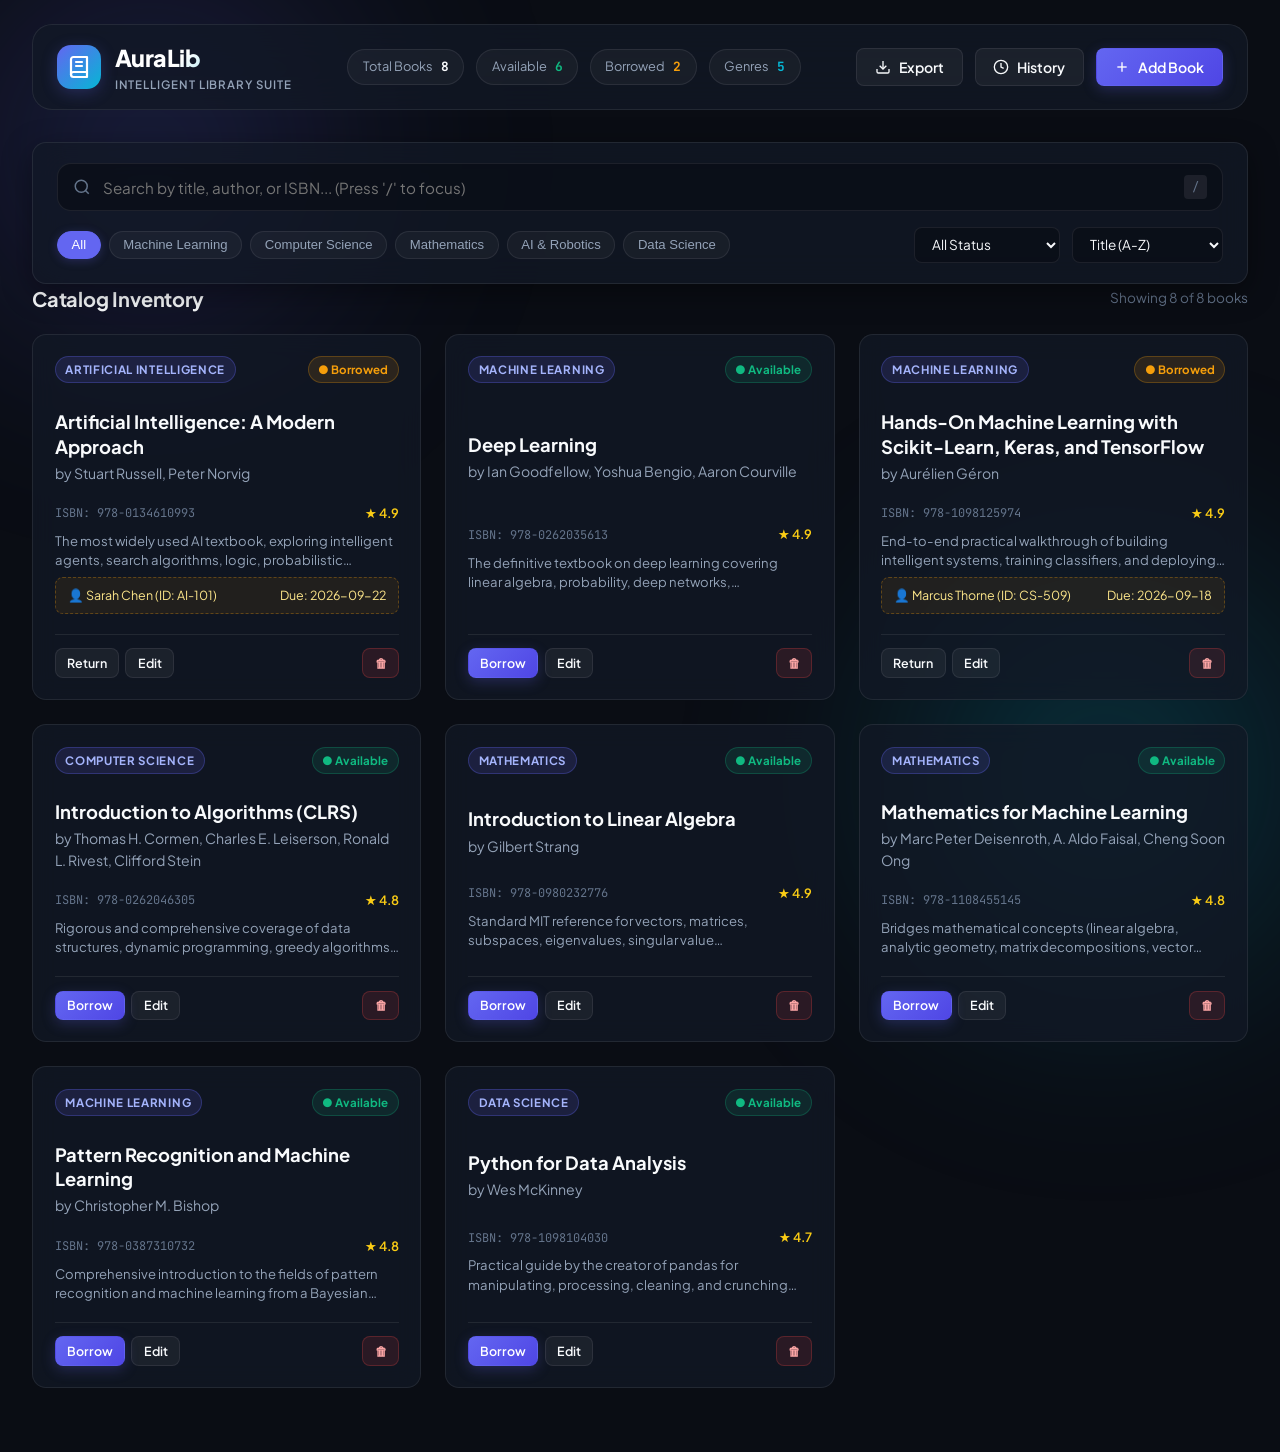
<file: Week1_&_Week2/week1_library_management/index.html>
<!DOCTYPE html>
<html lang="en">
<head>
  <meta charset="UTF-8">
  <meta name="viewport" content="width=device-width, initial-scale=1.0">
  <meta name="description" content="AuraLib - Modern Library Management System with real-time cataloging, borrowing lifecycle tracking, search, and analytics.">
  <title>AuraLib — Modern Library Management System</title>
  <link rel="preconnect" href="https://fonts.googleapis.com">
  <link rel="preconnect" href="https://fonts.gstatic.com" crossorigin>
  <link href="https://fonts.googleapis.com/css2?family=Plus+Jakarta+Sans:wght@300;400;500;600;700;800&family=JetBrains+Mono:wght@400;500&display=swap" rel="stylesheet">
  <link rel="stylesheet" href="styles.css">
</head>
<body>
  <!-- Background Glow Orbs -->
  <div class="glow-orb orb-1"></div>
  <div class="glow-orb orb-2"></div>

  <div class="app-container">
    <!-- Top Navigation -->
    <header class="top-nav" id="top-nav">
      <div class="nav-brand">
        <div class="brand-logo">
          <svg width="24" height="24" viewBox="0 0 24 24" fill="none" stroke="currentColor" stroke-width="2.2" stroke-linecap="round" stroke-linejoin="round">
            <path d="M4 19.5A2.5 2.5 0 0 1 6.5 17H20"></path>
            <path d="M6.5 2H20v20H6.5A2.5 2.5 0 0 1 4 19.5v-15A2.5 2.5 0 0 1 6.5 2z"></path>
            <path d="M9 7h6"></path>
            <path d="M9 11h6"></path>
          </svg>
        </div>
        <div>
          <h1 class="brand-title">AuraLib</h1>
          <span class="brand-tag">Intelligent Library Suite</span>
        </div>
      </div>

      <!-- Quick Stats Strip -->
      <div class="quick-stats-strip" id="quick-stats-strip">
        <div class="stat-pill" id="stat-total">
          <span class="stat-label">Total Books</span>
          <span class="stat-value" id="count-total">0</span>
        </div>
        <div class="stat-pill stat-avail" id="stat-avail">
          <span class="stat-label">Available</span>
          <span class="stat-value" id="count-available">0</span>
        </div>
        <div class="stat-pill stat-borrowed" id="stat-borrowed">
          <span class="stat-label">Borrowed</span>
          <span class="stat-value" id="count-borrowed">0</span>
        </div>
        <div class="stat-pill stat-categories" id="stat-categories">
          <span class="stat-label">Genres</span>
          <span class="stat-value" id="count-categories">0</span>
        </div>
      </div>

      <div class="nav-actions">
        <button class="btn btn-secondary" id="btn-export" title="Export library to JSON">
          <svg width="16" height="16" viewBox="0 0 24 24" fill="none" stroke="currentColor" stroke-width="2"><path d="M21 15v4a2 2 0 0 1-2 2H5a2 2 0 0 1-2-2v-4"/><polyline points="7 10 12 15 17 10"/><line x1="12" y1="15" x2="12" y2="3"/></svg>
          Export
        </button>
        <button class="btn btn-secondary" id="btn-activity" title="View Borrowing History">
          <svg width="16" height="16" viewBox="0 0 24 24" fill="none" stroke="currentColor" stroke-width="2"><circle cx="12" cy="12" r="10"/><polyline points="12 6 12 12 16 14"/></svg>
          History
        </button>
        <button class="btn btn-primary" id="btn-add-book">
          <svg width="16" height="16" viewBox="0 0 24 24" fill="none" stroke="currentColor" stroke-width="2"><line x1="12" y1="5" x2="12" y2="19"/><line x1="5" y1="12" x2="19" y2="12"/></svg>
          Add Book
        </button>
      </div>
    </header>

    <!-- Main Workspace -->
    <main class="main-content">
      <!-- Search and Controls Bar -->
      <section class="controls-card glass-panel" id="controls-panel">
        <div class="search-box">
          <svg class="search-icon" width="18" height="18" viewBox="0 0 24 24" fill="none" stroke="currentColor" stroke-width="2">
            <circle cx="11" cy="11" r="8"></circle>
            <line x1="21" y1="21" x2="16.65" y2="16.65"></line>
          </svg>
          <input type="text" id="search-input" placeholder="Search by title, author, or ISBN... (Press '/' to focus)" autocomplete="off">
          <span class="search-badge">/</span>
        </div>

        <div class="filters-row">
          <!-- Genre Pills -->
          <div class="genre-pills" id="genre-pills-container">
            <button class="pill active" data-genre="all">All</button>
            <button class="pill" data-genre="Machine Learning">Machine Learning</button>
            <button class="pill" data-genre="Computer Science">Computer Science</button>
            <button class="pill" data-genre="Mathematics">Mathematics</button>
            <button class="pill" data-genre="Artificial Intelligence">AI & Robotics</button>
            <button class="pill" data-genre="Data Science">Data Science</button>
          </div>

          <div class="filter-dropdowns">
            <div class="select-wrapper">
              <label for="status-filter" class="sr-only">Filter by Status</label>
              <select id="status-filter">
                <option value="all">All Status</option>
                <option value="available">Available Only</option>
                <option value="borrowed">Borrowed Only</option>
              </select>
            </div>

            <div class="select-wrapper">
              <label for="sort-select" class="sr-only">Sort Books</label>
              <select id="sort-select">
                <option value="title-asc">Title (A-Z)</option>
                <option value="title-desc">Title (Z-A)</option>
                <option value="rating-desc">Rating (Highest)</option>
                <option value="year-desc">Year (Newest)</option>
              </select>
            </div>
          </div>
        </div>
      </section>

      <!-- Books Catalog Grid -->
      <section class="catalog-section" id="catalog-section">
        <div class="catalog-header">
          <h2 class="catalog-title">Catalog Inventory</h2>
          <span class="catalog-count" id="filtered-count">Showing 0 books</span>
        </div>
        <div class="books-grid" id="books-grid">
          <!-- Book Cards Injected via JS -->
        </div>
        <div class="empty-state hidden" id="empty-state">
          <div class="empty-icon">📚</div>
          <h3>No books matched your criteria</h3>
          <p>Try clearing filters or adding a new volume to the catalog.</p>
          <button class="btn btn-primary" id="btn-reset-filters">Reset Filters</button>
        </div>
      </section>
    </main>
  </div>

  <!-- Add / Edit Book Modal -->
  <div class="modal-backdrop hidden" id="book-modal">
    <div class="modal-dialog glass-panel">
      <div class="modal-header">
        <h3 id="modal-title">Add New Book</h3>
        <button class="modal-close" id="btn-close-modal">&times;</button>
      </div>
      <form id="book-form">
        <input type="hidden" id="form-book-id">
        <div class="form-grid">
          <div class="form-group span-2">
            <label for="form-title">Book Title *</label>
            <input type="text" id="form-title" required placeholder="e.g. Deep Learning">
          </div>
          <div class="form-group">
            <label for="form-author">Author(s) *</label>
            <input type="text" id="form-author" required placeholder="e.g. Ian Goodfellow, Yoshua Bengio">
          </div>
          <div class="form-group">
            <label for="form-genre">Genre *</label>
            <select id="form-genre" required>
              <option value="Machine Learning">Machine Learning</option>
              <option value="Artificial Intelligence">Artificial Intelligence</option>
              <option value="Computer Science">Computer Science</option>
              <option value="Mathematics">Mathematics</option>
              <option value="Data Science">Data Science</option>
              <option value="Physics">Physics</option>
            </select>
          </div>
          <div class="form-group">
            <label for="form-year">Publication Year *</label>
            <input type="number" id="form-year" min="1800" max="2030" required placeholder="2023">
          </div>
          <div class="form-group">
            <label for="form-isbn">ISBN-13 *</label>
            <input type="text" id="form-isbn" required placeholder="978-0262035613">
          </div>
          <div class="form-group">
            <label for="form-rating">Rating (1 to 5)</label>
            <input type="number" id="form-rating" min="1" max="5" step="0.1" value="4.8">
          </div>
          <div class="form-group">
            <label for="form-copies">Copies Available</label>
            <input type="number" id="form-copies" min="1" max="50" value="3">
          </div>
          <div class="form-group span-2">
            <label for="form-summary">Description & Notes</label>
            <textarea id="form-summary" rows="3" placeholder="Brief summary, key algorithms covered, etc."></textarea>
          </div>
        </div>
        <div class="modal-footer">
          <button type="button" class="btn btn-secondary" id="btn-cancel-form">Cancel</button>
          <button type="submit" class="btn btn-primary" id="btn-save-book">Save Book</button>
        </div>
      </form>
    </div>
  </div>

  <!-- Borrow Dialog Modal -->
  <div class="modal-backdrop hidden" id="borrow-modal">
    <div class="modal-dialog glass-panel modal-sm">
      <div class="modal-header">
        <h3>Borrow Book</h3>
        <button class="modal-close" id="btn-close-borrow">&times;</button>
      </div>
      <form id="borrow-form">
        <input type="hidden" id="borrow-book-id">
        <div class="borrow-book-preview" id="borrow-book-preview">
          <!-- Book snippet -->
        </div>
        <div class="form-group">
          <label for="borrower-name">Borrower Name / Student ID *</label>
          <input type="text" id="borrower-name" required placeholder="e.g. Alex Mercer (ID: ML-402)">
        </div>
        <div class="form-group">
          <label for="borrow-days">Borrow Duration (Days)</label>
          <select id="borrow-days">
            <option value="7">7 Days</option>
            <option value="14" selected>14 Days</option>
            <option value="30">30 Days</option>
          </select>
        </div>
        <div class="modal-footer">
          <button type="button" class="btn btn-secondary" id="btn-cancel-borrow">Cancel</button>
          <button type="submit" class="btn btn-primary">Confirm Checkout</button>
        </div>
      </form>
    </div>
  </div>

  <!-- Activity History Drawer -->
  <div class="drawer-backdrop hidden" id="history-drawer">
    <div class="drawer glass-panel">
      <div class="drawer-header">
        <h3>Activity Log</h3>
        <button class="modal-close" id="btn-close-drawer">&times;</button>
      </div>
      <div class="drawer-body" id="activity-log-list">
        <!-- Log items injected here -->
      </div>
      <div class="drawer-footer">
        <button class="btn btn-secondary btn-full" id="btn-clear-history">Clear History</button>
      </div>
    </div>
  </div>

  <script src="app.js"></script>
</body>
</html>
</file>
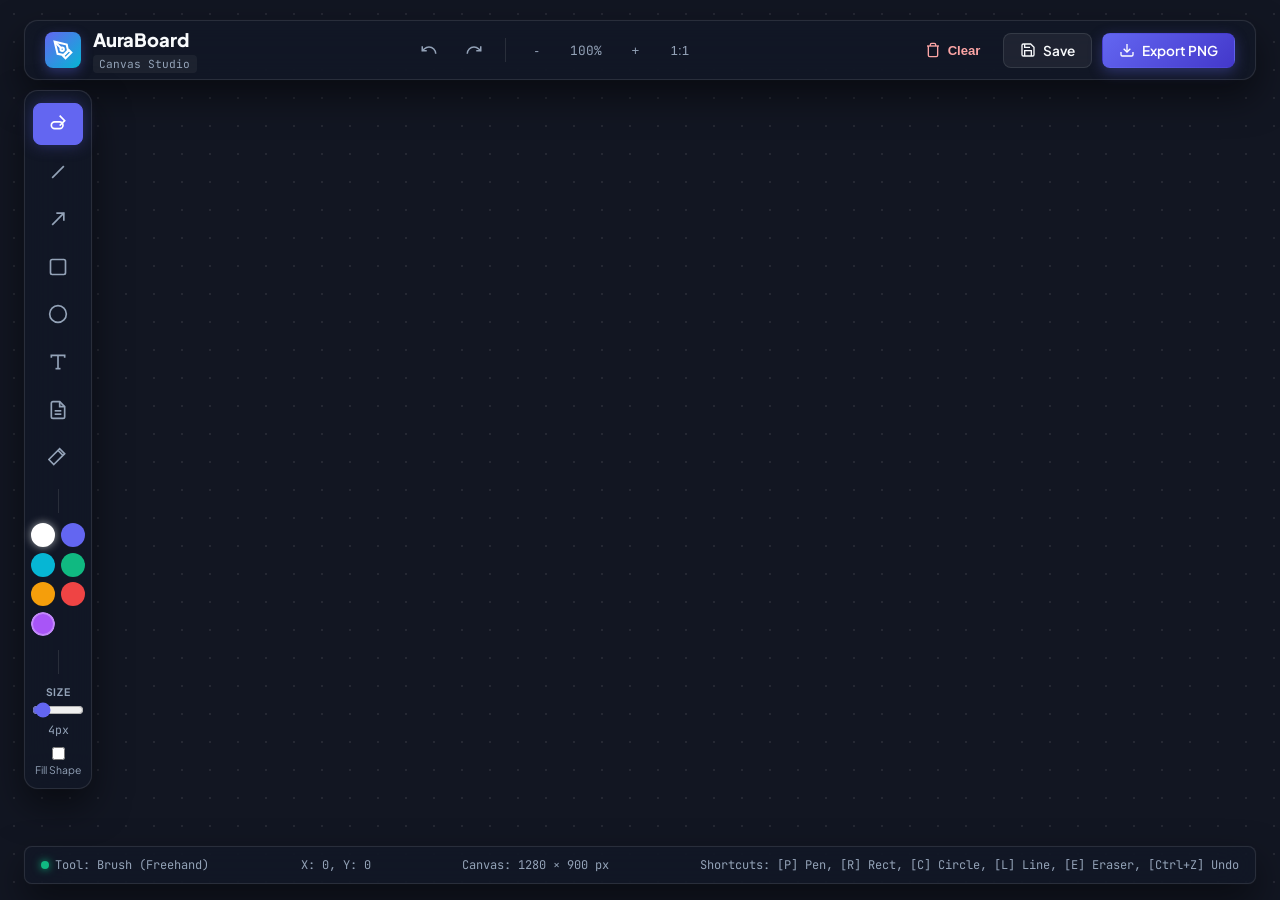
<file: Week1_&_Week2/week2_whiteboard/index.html>
<!DOCTYPE html>
<html lang="en">
<head>
  <meta charset="UTF-8">
  <meta name="viewport" content="width=device-width, initial-scale=1.0">
  <meta name="description" content="AuraBoard - Modern Interactive Canvas Whiteboard with shapes, vectors, freehand smoothing, undo/redo, sticky notes and high-resolution export.">
  <title>AuraBoard — Studio Whiteboard Suite</title>
  <link rel="preconnect" href="https://fonts.googleapis.com">
  <link rel="preconnect" href="https://fonts.gstatic.com" crossorigin>
  <link href="https://fonts.googleapis.com/css2?family=Plus+Jakarta+Sans:wght@400;500;600;700;800&family=JetBrains+Mono:wght@400;500&display=swap" rel="stylesheet">
  <link rel="stylesheet" href="styles.css">
</head>
<body>
  <!-- Ambient background glow -->
  <div class="ambient-glow"></div>

  <div class="app-workspace">
    <!-- Top Floating Header Bar -->
    <header class="top-bar glass-dock">
      <div class="brand">
        <div class="brand-icon">
          <svg width="20" height="20" viewBox="0 0 24 24" fill="none" stroke="currentColor" stroke-width="2.5">
            <path d="M12 19l7-7 3 3-7 7-3-3z"></path>
            <path d="M18 13l-1.5-7.5L2 2l3.5 14.5L13 18l5-5z"></path>
            <path d="M2 2l7.586 7.586"></path>
            <circle cx="11" cy="11" r="2"></circle>
          </svg>
        </div>
        <div>
          <h1 class="brand-title">AuraBoard</h1>
          <span class="board-badge" id="board-name">Canvas Studio</span>
        </div>
      </div>

      <!-- Action Group (Undo, Redo, Clear, Zoom) -->
      <div class="action-group">
        <button class="tool-btn" id="btn-undo" title="Undo (Ctrl+Z)">
          <svg width="18" height="18" viewBox="0 0 24 24" fill="none" stroke="currentColor" stroke-width="2"><path d="M3 7v6h6"/><path d="M21 17a9 9 0 0 0-9-9 9 9 0 0 0-6 2.3L3 13"/></svg>
        </button>
        <button class="tool-btn" id="btn-redo" title="Redo (Ctrl+Y)">
          <svg width="18" height="18" viewBox="0 0 24 24" fill="none" stroke="currentColor" stroke-width="2"><path d="M21 7v6h-6"/><path d="M3 17a9 9 0 0 1 9-9 9 9 0 0 1 6 2.3l3 2.7"/></svg>
        </button>
        <div class="divider"></div>
        <button class="tool-btn" id="btn-zoom-out" title="Zoom Out">-</button>
        <span class="zoom-indicator" id="zoom-level">100%</span>
        <button class="tool-btn" id="btn-zoom-in" title="Zoom In">+</button>
        <button class="tool-btn" id="btn-reset-view" title="Reset View">1:1</button>
      </div>

      <!-- Export & Storage Actions -->
      <div class="export-group">
        <button class="tool-btn btn-danger-soft" id="btn-clear" title="Clear Canvas">
          <svg width="16" height="16" viewBox="0 0 24 24" fill="none" stroke="currentColor" stroke-width="2"><polyline points="3 6 5 6 21 6"></polyline><path d="M19 6v14a2 2 0 0 1-2 2H7a2 2 0 0 1-2-2V6m3 0V4a2 2 0 0 1 2-2h4a2 2 0 0 1 2 2v2"></path></svg>
          Clear
        </button>
        <button class="btn btn-secondary" id="btn-save-json" title="Export Project as JSON">
          <svg width="16" height="16" viewBox="0 0 24 24" fill="none" stroke="currentColor" stroke-width="2"><path d="M19 21H5a2 2 0 0 1-2-2V5a2 2 0 0 1 2-2h11l5 5v11a2 2 0 0 1-2 2z"></path><polyline points="17 21 17 13 7 13 7 21"></polyline><polyline points="7 3 7 8 15 8"></polyline></svg>
          Save
        </button>
        <button class="btn btn-primary" id="btn-export-png" title="Export PNG image">
          <svg width="16" height="16" viewBox="0 0 24 24" fill="none" stroke="currentColor" stroke-width="2"><path d="M21 15v4a2 2 0 0 1-2 2H5a2 2 0 0 1-2-2v-4"/><polyline points="7 10 12 15 17 10"/><line x1="12" y1="15" x2="12" y2="3"/></svg>
          Export PNG
        </button>
      </div>
    </header>

    <!-- Main Floating Vertical Tool Palette -->
    <aside class="tool-dock glass-dock" id="tool-dock">
      <div class="tool-section">
        <button class="tool-btn active" data-tool="brush" id="tool-brush" title="Freehand Brush (P)">
          <svg width="20" height="20" viewBox="0 0 24 24" fill="none" stroke="currentColor" stroke-width="2"><path d="M18 13.5c0 2.2-1.8 4-4 4H8c-2.2 0-4-1.8-4-4s1.8-4 4-4h6c2.2 0 4 1.8 4 4z"></path><path d="M14 2L20 8l-6 6"></path></svg>
        </button>
        <button class="tool-btn" data-tool="line" id="tool-line" title="Straight Line (L)">
          <svg width="20" height="20" viewBox="0 0 24 24" fill="none" stroke="currentColor" stroke-width="2"><line x1="5" y1="19" x2="19" y2="5"></line></svg>
        </button>
        <button class="tool-btn" data-tool="arrow" id="tool-arrow" title="Arrow (A)">
          <svg width="20" height="20" viewBox="0 0 24 24" fill="none" stroke="currentColor" stroke-width="2"><line x1="5" y1="19" x2="19" y2="5"></line><polyline points="10 5 19 5 19 14"></polyline></svg>
        </button>
        <button class="tool-btn" data-tool="rectangle" id="tool-rectangle" title="Rectangle (R)">
          <svg width="20" height="20" viewBox="0 0 24 24" fill="none" stroke="currentColor" stroke-width="2"><rect x="3" y="3" width="18" height="18" rx="2" ry="2"></rect></svg>
        </button>
        <button class="tool-btn" data-tool="circle" id="tool-circle" title="Circle / Ellipse (C)">
          <svg width="20" height="20" viewBox="0 0 24 24" fill="none" stroke="currentColor" stroke-width="2"><circle cx="12" cy="12" r="10"></circle></svg>
        </button>
        <button class="tool-btn" data-tool="text" id="tool-text" title="Text Label (T)">
          <svg width="20" height="20" viewBox="0 0 24 24" fill="none" stroke="currentColor" stroke-width="2"><polyline points="4 7 4 4 20 4 20 7"></polyline><line x1="9" y1="20" x2="15" y2="20"></line><line x1="12" y1="4" x2="12" y2="20"></line></svg>
        </button>
        <button class="tool-btn" data-tool="sticky" id="tool-sticky" title="Sticky Note (N)">
          <svg width="20" height="20" viewBox="0 0 24 24" fill="none" stroke="currentColor" stroke-width="2"><path d="M14 2H6a2 2 0 0 0-2 2v16a2 2 0 0 0 2 2h12a2 2 0 0 0 2-2V8z"></path><polyline points="14 2 14 8 20 8"></polyline><line x1="16" y1="13" x2="8" y2="13"></line><line x1="16" y1="17" x2="8" y2="17"></line></svg>
        </button>
        <button class="tool-btn" data-tool="eraser" id="tool-eraser" title="Eraser (E)">
          <svg width="20" height="20" viewBox="0 0 24 24" fill="none" stroke="currentColor" stroke-width="2"><path d="M7 21L20 8l-6-6L1 15l6 6z"></path><line x1="18" y1="10" x2="12" y2="4"></line></svg>
        </button>
      </div>

      <div class="divider"></div>

      <!-- Color Palette Preset Row -->
      <div class="color-palette">
        <button class="color-swatch active" style="background:#ffffff;" data-color="#ffffff" title="White"></button>
        <button class="color-swatch" style="background:#6366f1;" data-color="#6366f1" title="Indigo"></button>
        <button class="color-swatch" style="background:#06b6d4;" data-color="#06b6d4" title="Cyan"></button>
        <button class="color-swatch" style="background:#10b981;" data-color="#10b981" title="Emerald"></button>
        <button class="color-swatch" style="background:#f59e0b;" data-color="#f59e0b" title="Amber"></button>
        <button class="color-swatch" style="background:#ef4444;" data-color="#ef4444" title="Rose"></button>
        <div class="custom-color-picker" title="Custom Color">
          <input type="color" id="custom-color-input" value="#a855f7">
        </div>
      </div>

      <div class="divider"></div>

      <!-- Stroke Width Controls -->
      <div class="stroke-controls">
        <span class="ctrl-label">Size</span>
        <input type="range" id="stroke-slider" min="1" max="40" value="4">
        <span class="stroke-val" id="stroke-value">4px</span>
      </div>

      <!-- Fill Toggle -->
      <label class="toggle-fill" id="toggle-fill-label">
        <input type="checkbox" id="fill-checkbox">
        <span class="toggle-text">Fill Shape</span>
      </label>
    </aside>

    <!-- Canvas Viewport -->
    <main class="canvas-container" id="canvas-container">
      <canvas id="whiteboard-canvas"></canvas>
      <!-- Sticky notes overlay -->
      <div id="sticky-notes-container"></div>
    </main>

    <!-- Bottom Status Bar -->
    <footer class="bottom-status-bar glass-dock">
      <div class="status-item">
        <span class="indicator-dot"></span>
        <span id="current-tool-text">Tool: Brush (Freehand)</span>
      </div>
      <div class="status-item" id="cursor-pos">X: 0, Y: 0</div>
      <div class="status-item" id="dimensions-display">Dimensions: Auto</div>
      <div class="status-item">Shortcuts: [P] Pen, [R] Rect, [C] Circle, [L] Line, [E] Eraser, [Ctrl+Z] Undo</div>
    </footer>
  </div>

  <script src="app.js"></script>
</body>
</html>
</file>
<file: Week1_&_Week2/week1_library_management/styles.css>
/* ==========================================================================
   AuraLib Design System — Vanilla CSS, Modern Glassmorphism & Micro-animations
   ========================================================================== */

:root {
  --bg-base: #0a0d14;
  --bg-surface: rgba(18, 24, 38, 0.75);
  --bg-surface-hover: rgba(28, 36, 56, 0.85);
  --bg-surface-alt: rgba(14, 18, 28, 0.6);
  --glass-border: rgba(255, 255, 255, 0.08);
  --glass-border-hover: rgba(99, 102, 241, 0.35);

  --primary: #6366f1;
  --primary-glow: rgba(99, 102, 241, 0.25);
  --primary-hover: #4f46e5;
  --accent: #06b6d4;
  --accent-glow: rgba(6, 182, 212, 0.25);

  --success: #10b981;
  --success-bg: rgba(16, 185, 129, 0.12);
  --warning: #f59e0b;
  --warning-bg: rgba(245, 158, 11, 0.12);
  --danger: #ef4444;
  --danger-bg: rgba(239, 68, 68, 0.12);

  --text-primary: #f8fafc;
  --text-secondary: #94a3b8;
  --text-muted: #64748b;

  --font-main: 'Plus Jakarta Sans', system-ui, -apple-system, sans-serif;
  --font-mono: 'JetBrains Mono', monospace;

  --radius-sm: 8px;
  --radius-md: 14px;
  --radius-lg: 20px;
  --radius-full: 9999px;

  --shadow-sm: 0 4px 12px rgba(0, 0, 0, 0.25);
  --shadow-md: 0 8px 30px rgba(0, 0, 0, 0.4);
  --shadow-glow: 0 0 25px var(--primary-glow);
  --transition-fast: 150ms cubic-bezier(0.4, 0, 0.2, 1);
  --transition-smooth: 250ms cubic-bezier(0.4, 0, 0.2, 1);
}

*, *::before, *::after {
  box-sizing: border-box;
  margin: 0;
  padding: 0;
}

body {
  font-family: var(--font-main);
  background-color: var(--bg-base);
  color: var(--text-primary);
  min-height: 100vh;
  position: relative;
  overflow-x: hidden;
  line-height: 1.5;
  -webkit-font-smoothing: antialiased;
}

/* Background Ambient Glow Orbs */
.glow-orb {
  position: fixed;
  border-radius: 50%;
  filter: blur(120px);
  pointer-events: none;
  z-index: 0;
  opacity: 0.35;
}
.orb-1 {
  top: -100px;
  left: -100px;
  width: 500px;
  height: 500px;
  background: radial-gradient(circle, var(--primary) 0%, transparent 70%);
}
.orb-2 {
  bottom: -150px;
  right: -100px;
  width: 550px;
  height: 550px;
  background: radial-gradient(circle, var(--accent) 0%, transparent 70%);
}

.glass-panel {
  background: var(--bg-surface);
  backdrop-filter: blur(16px);
  -webkit-backdrop-filter: blur(16px);
  border: 1px solid var(--glass-border);
  border-radius: var(--radius-md);
  box-shadow: var(--shadow-md);
}

.app-container {
  position: relative;
  z-index: 1;
  max-width: 1440px;
  margin: 0 auto;
  padding: 1.5rem 2rem 4rem;
  display: flex;
  flex-direction: column;
  gap: 2rem;
}

/* ==========================================================================
   Header & Top Navigation
   ========================================================================== */
.top-nav {
  display: flex;
  align-items: center;
  justify-content: space-between;
  padding: 1rem 1.5rem;
  background: var(--bg-surface);
  backdrop-filter: blur(20px);
  border: 1px solid var(--glass-border);
  border-radius: var(--radius-lg);
  gap: 1.5rem;
  flex-wrap: wrap;
}

.nav-brand {
  display: flex;
  align-items: center;
  gap: 0.85rem;
}

.brand-logo {
  width: 44px;
  height: 44px;
  background: linear-gradient(135deg, var(--primary), var(--accent));
  border-radius: var(--radius-md);
  display: grid;
  place-items: center;
  color: #fff;
  box-shadow: 0 4px 16px var(--primary-glow);
}

.brand-title {
  font-size: 1.45rem;
  font-weight: 800;
  letter-spacing: -0.02em;
  background: linear-gradient(135deg, #ffffff 40%, var(--accent) 100%);
  -webkit-background-clip: text;
  -webkit-text-fill-color: transparent;
}

.brand-tag {
  font-size: 0.72rem;
  color: var(--text-secondary);
  text-transform: uppercase;
  letter-spacing: 0.08em;
  font-weight: 600;
  display: block;
}

.quick-stats-strip {
  display: flex;
  align-items: center;
  gap: 0.75rem;
  flex-wrap: wrap;
}

.stat-pill {
  display: flex;
  align-items: center;
  gap: 0.5rem;
  padding: 0.45rem 0.9rem;
  background: rgba(255, 255, 255, 0.04);
  border: 1px solid var(--glass-border);
  border-radius: var(--radius-full);
  font-size: 0.8rem;
  transition: var(--transition-fast);
}
.stat-pill:hover {
  background: rgba(255, 255, 255, 0.08);
  border-color: var(--glass-border-hover);
}
.stat-label {
  color: var(--text-secondary);
}
.stat-value {
  font-weight: 700;
  color: var(--text-primary);
  font-family: var(--font-mono);
}
.stat-avail .stat-value { color: var(--success); }
.stat-borrowed .stat-value { color: var(--warning); }
.stat-categories .stat-value { color: var(--accent); }

.nav-actions {
  display: flex;
  align-items: center;
  gap: 0.75rem;
}

/* Buttons */
.btn {
  display: inline-flex;
  align-items: center;
  gap: 0.5rem;
  padding: 0.55rem 1.1rem;
  border-radius: var(--radius-sm);
  font-size: 0.88rem;
  font-weight: 600;
  cursor: pointer;
  border: 1px solid transparent;
  transition: var(--transition-smooth);
  font-family: var(--font-main);
}
.btn-primary {
  background: linear-gradient(135deg, var(--primary), #4f46e5);
  color: #fff;
  box-shadow: 0 4px 14px var(--primary-glow);
}
.btn-primary:hover {
  transform: translateY(-1px);
  box-shadow: 0 6px 20px rgba(99, 102, 241, 0.45);
}
.btn-secondary {
  background: rgba(255, 255, 255, 0.05);
  color: var(--text-primary);
  border-color: var(--glass-border);
}
.btn-secondary:hover {
  background: rgba(255, 255, 255, 0.1);
  border-color: rgba(255, 255, 255, 0.2);
}
.btn-danger {
  background: var(--danger-bg);
  color: #fca5a5;
  border-color: rgba(239, 68, 68, 0.25);
}
.btn-danger:hover {
  background: rgba(239, 68, 68, 0.25);
  color: #fff;
}
.btn-sm {
  padding: 0.35rem 0.7rem;
  font-size: 0.78rem;
}
.btn-full {
  width: 100%;
  justify-content: center;
}

/* ==========================================================================
   Controls Card & Filters
   ========================================================================== */
.controls-card {
  padding: 1.25rem 1.5rem;
  display: flex;
  flex-direction: column;
  gap: 1rem;
}

.search-box {
  position: relative;
  display: flex;
  align-items: center;
}
.search-icon {
  position: absolute;
  left: 1rem;
  color: var(--text-muted);
  pointer-events: none;
}
.search-box input {
  width: 100%;
  padding: 0.85rem 3rem 0.85rem 2.8rem;
  background: rgba(10, 14, 22, 0.7);
  border: 1px solid var(--glass-border);
  border-radius: var(--radius-md);
  color: var(--text-primary);
  font-size: 0.95rem;
  font-family: var(--font-main);
  outline: none;
  transition: var(--transition-fast);
}
.search-box input:focus {
  border-color: var(--primary);
  box-shadow: 0 0 0 3px var(--primary-glow);
}
.search-badge {
  position: absolute;
  right: 1rem;
  background: rgba(255, 255, 255, 0.08);
  padding: 0.2rem 0.5rem;
  border-radius: 4px;
  font-size: 0.75rem;
  color: var(--text-muted);
  font-family: var(--font-mono);
}

.filters-row {
  display: flex;
  align-items: center;
  justify-content: space-between;
  gap: 1rem;
  flex-wrap: wrap;
}

.genre-pills {
  display: flex;
  align-items: center;
  gap: 0.5rem;
  flex-wrap: wrap;
}
.pill {
  background: rgba(255, 255, 255, 0.04);
  border: 1px solid var(--glass-border);
  color: var(--text-secondary);
  padding: 0.35rem 0.85rem;
  border-radius: var(--radius-full);
  font-size: 0.82rem;
  cursor: pointer;
  transition: var(--transition-fast);
}
.pill:hover {
  background: rgba(255, 255, 255, 0.08);
  color: var(--text-primary);
}
.pill.active {
  background: var(--primary);
  color: #fff;
  border-color: var(--primary);
  box-shadow: 0 2px 10px var(--primary-glow);
}

.filter-dropdowns {
  display: flex;
  align-items: center;
  gap: 0.75rem;
}
.select-wrapper select {
  background: rgba(10, 14, 22, 0.7);
  border: 1px solid var(--glass-border);
  color: var(--text-primary);
  padding: 0.45rem 0.85rem;
  border-radius: var(--radius-sm);
  font-size: 0.85rem;
  font-family: var(--font-main);
  outline: none;
  cursor: pointer;
  transition: var(--transition-fast);
}
.select-wrapper select:focus {
  border-color: var(--primary);
}

/* ==========================================================================
   Catalog Section & Books Grid
   ========================================================================== */
.catalog-section {
  display: flex;
  flex-direction: column;
  gap: 1.25rem;
}

.catalog-header {
  display: flex;
  align-items: center;
  justify-content: space-between;
}
.catalog-title {
  font-size: 1.25rem;
  font-weight: 700;
  letter-spacing: -0.01em;
}
.catalog-count {
  font-size: 0.85rem;
  color: var(--text-muted);
}

.books-grid {
  display: grid;
  grid-template-columns: repeat(auto-fill, minmax(320px, 1fr));
  gap: 1.5rem;
}

/* Book Card */
.book-card {
  position: relative;
  background: var(--bg-surface);
  border: 1px solid var(--glass-border);
  border-radius: var(--radius-md);
  padding: 1.35rem;
  display: flex;
  flex-direction: column;
  justify-content: space-between;
  gap: 1.25rem;
  transition: var(--transition-smooth);
  backdrop-filter: blur(12px);
  overflow: hidden;
}
.book-card:hover {
  transform: translateY(-4px);
  border-color: var(--glass-border-hover);
  box-shadow: 0 12px 30px rgba(0, 0, 0, 0.45), 0 0 20px var(--primary-glow);
}

.book-top {
  display: flex;
  justify-content: space-between;
  align-items: flex-start;
  gap: 0.75rem;
}
.genre-badge {
  display: inline-block;
  font-size: 0.72rem;
  font-weight: 700;
  text-transform: uppercase;
  letter-spacing: 0.06em;
  padding: 0.25rem 0.6rem;
  border-radius: var(--radius-full);
  background: rgba(99, 102, 241, 0.15);
  color: #a5b4fc;
  border: 1px solid rgba(99, 102, 241, 0.3);
}

.status-badge {
  display: inline-flex;
  align-items: center;
  gap: 0.35rem;
  font-size: 0.72rem;
  font-weight: 700;
  padding: 0.25rem 0.6rem;
  border-radius: var(--radius-full);
}
.status-badge.available {
  background: var(--success-bg);
  color: var(--success);
  border: 1px solid rgba(16, 185, 129, 0.25);
}
.status-badge.borrowed {
  background: var(--warning-bg);
  color: var(--warning);
  border: 1px solid rgba(245, 158, 11, 0.25);
}

.book-title {
  font-size: 1.15rem;
  font-weight: 700;
  line-height: 1.35;
  color: var(--text-primary);
  margin-top: 0.4rem;
}
.book-author {
  font-size: 0.88rem;
  color: var(--text-secondary);
  margin-top: 0.2rem;
}

.book-details {
  display: flex;
  flex-direction: column;
  gap: 0.5rem;
}
.book-meta {
  display: flex;
  align-items: center;
  justify-content: space-between;
  font-size: 0.8rem;
  color: var(--text-muted);
}
.meta-isbn {
  font-family: var(--font-mono);
  font-size: 0.75rem;
}
.meta-rating {
  color: #facc15;
  display: flex;
  align-items: center;
  gap: 0.25rem;
  font-weight: 600;
}

.book-desc {
  font-size: 0.82rem;
  color: var(--text-secondary);
  display: -webkit-box;
  -webkit-line-clamp: 2;
  -webkit-box-orient: vertical;
  overflow: hidden;
  line-height: 1.45;
}

.borrow-info-box {
  background: rgba(245, 158, 11, 0.08);
  border: 1px dashed rgba(245, 158, 11, 0.3);
  padding: 0.5rem 0.75rem;
  border-radius: var(--radius-sm);
  font-size: 0.78rem;
  color: #fde68a;
  display: flex;
  justify-content: space-between;
  align-items: center;
}

.book-card-actions {
  display: flex;
  align-items: center;
  justify-content: space-between;
  gap: 0.5rem;
  border-top: 1px solid var(--glass-border);
  padding-top: 0.85rem;
}

.empty-state {
  text-align: center;
  padding: 4rem 1rem;
  background: var(--bg-surface);
  border: 1px dashed var(--glass-border);
  border-radius: var(--radius-lg);
  display: flex;
  flex-direction: column;
  align-items: center;
  gap: 0.75rem;
}
.empty-icon {
  font-size: 3rem;
}
.empty-state h3 {
  font-size: 1.2rem;
  font-weight: 700;
}
.empty-state p {
  color: var(--text-secondary);
  font-size: 0.9rem;
}

/* ==========================================================================
   Modals & Drawers
   ========================================================================== */
.modal-backdrop, .drawer-backdrop {
  position: fixed;
  inset: 0;
  background: rgba(0, 0, 0, 0.65);
  backdrop-filter: blur(8px);
  display: grid;
  place-items: center;
  z-index: 100;
  padding: 1.5rem;
  opacity: 1;
  transition: opacity var(--transition-fast);
}
.hidden {
  display: none !important;
}

.modal-dialog {
  width: 100%;
  max-width: 580px;
  background: #111726;
  border: 1px solid rgba(255, 255, 255, 0.12);
  border-radius: var(--radius-lg);
  padding: 1.75rem;
  display: flex;
  flex-direction: column;
  gap: 1.5rem;
  box-shadow: 0 20px 50px rgba(0, 0, 0, 0.6);
  animation: modalPop 200ms cubic-bezier(0.16, 1, 0.3, 1);
}
.modal-sm {
  max-width: 420px;
}

@keyframes modalPop {
  from { transform: scale(0.95); opacity: 0; }
  to { transform: scale(1); opacity: 1; }
}

.modal-header {
  display: flex;
  align-items: center;
  justify-content: space-between;
}
.modal-header h3 {
  font-size: 1.25rem;
  font-weight: 700;
}
.modal-close {
  background: transparent;
  border: none;
  color: var(--text-muted);
  font-size: 1.5rem;
  cursor: pointer;
  line-height: 1;
  transition: var(--transition-fast);
}
.modal-close:hover {
  color: var(--text-primary);
}

.form-grid {
  display: grid;
  grid-template-columns: 1fr 1fr;
  gap: 1rem;
}
.span-2 {
  grid-column: span 2;
}

.form-group {
  display: flex;
  flex-direction: column;
  gap: 0.4rem;
}
.form-group label {
  font-size: 0.8rem;
  font-weight: 600;
  color: var(--text-secondary);
}
.form-group input, .form-group select, .form-group textarea {
  background: rgba(255, 255, 255, 0.04);
  border: 1px solid var(--glass-border);
  color: var(--text-primary);
  padding: 0.6rem 0.85rem;
  border-radius: var(--radius-sm);
  font-family: var(--font-main);
  font-size: 0.88rem;
  outline: none;
  transition: var(--transition-fast);
}
.form-group input:focus, .form-group select:focus, .form-group textarea:focus {
  border-color: var(--primary);
  background: rgba(255, 255, 255, 0.07);
}

.modal-footer {
  display: flex;
  justify-content: flex-end;
  gap: 0.75rem;
  margin-top: 0.5rem;
}

/* History Drawer */
.drawer {
  position: fixed;
  top: 0;
  right: 0;
  bottom: 0;
  width: 100%;
  max-width: 440px;
  background: #111726;
  border-left: 1px solid var(--glass-border);
  padding: 1.75rem;
  display: flex;
  flex-direction: column;
  gap: 1.25rem;
  animation: slideDrawer 220ms ease-out;
  box-shadow: -10px 0 40px rgba(0, 0, 0, 0.5);
}
@keyframes slideDrawer {
  from { transform: translateX(100%); }
  to { transform: translateX(0); }
}
.drawer-header {
  display: flex;
  align-items: center;
  justify-content: space-between;
  border-bottom: 1px solid var(--glass-border);
  padding-bottom: 1rem;
}
.drawer-body {
  flex: 1;
  overflow-y: auto;
  display: flex;
  flex-direction: column;
  gap: 0.75rem;
}
.history-item {
  background: rgba(255, 255, 255, 0.03);
  border: 1px solid var(--glass-border);
  border-radius: var(--radius-sm);
  padding: 0.75rem;
  font-size: 0.82rem;
  display: flex;
  flex-direction: column;
  gap: 0.25rem;
}
.history-time {
  font-size: 0.72rem;
  color: var(--text-muted);
}

.sr-only {
  position: absolute;
  width: 1px;
  height: 1px;
  padding: 0;
  margin: -1px;
  overflow: hidden;
  clip: rect(0, 0, 0, 0);
  border: 0;
}

/* Responsive tweaks */
@media (max-width: 768px) {
  .app-container {
    padding: 1rem;
  }
  .form-grid {
    grid-template-columns: 1fr;
  }
  .span-2 {
    grid-column: span 1;
  }
  .books-grid {
    grid-template-columns: 1fr;
  }
}
</file>
<file: Week1_&_Week2/week2_whiteboard/styles.css>
/* ==========================================================================
   AuraBoard Design System — Infinite Studio Dark Canvas & Floating Glass Docks
   ========================================================================== */

:root {
  --bg-app: #0c0f17;
  --bg-canvas: #121622;
  --dock-bg: rgba(18, 24, 38, 0.82);
  --dock-border: rgba(255, 255, 255, 0.1);
  --dock-border-active: rgba(99, 102, 241, 0.4);

  --primary: #6366f1;
  --primary-glow: rgba(99, 102, 241, 0.35);
  --accent: #06b6d4;
  --danger: #ef4444;

  --text-main: #f8fafc;
  --text-muted: #94a3b8;

  --font-main: 'Plus Jakarta Sans', system-ui, sans-serif;
  --font-mono: 'JetBrains Mono', monospace;

  --radius-sm: 8px;
  --radius-md: 14px;
  --radius-lg: 20px;
  --radius-full: 9999px;

  --shadow-dock: 0 16px 36px rgba(0, 0, 0, 0.5), 0 0 1px rgba(255, 255, 255, 0.15);
  --transition: 180ms cubic-bezier(0.4, 0, 0.2, 1);
}

*,
*::before,
*::after {
  box-sizing: border-box;
  margin: 0;
  padding: 0;
}

body {
  font-family: var(--font-main);
  background-color: var(--bg-app);
  color: var(--text-main);
  height: 100vh;
  width: 100vw;
  overflow: hidden;
  user-select: none;
}

.ambient-glow {
  position: fixed;
  top: -20%;
  left: 30%;
  width: 600px;
  height: 600px;
  background: radial-gradient(circle, rgba(99, 102, 241, 0.12) 0%, transparent 70%);
  filter: blur(100px);
  pointer-events: none;
  z-index: 0;
}

.app-workspace {
  position: relative;
  width: 100%;
  height: 100%;
  display: flex;
}

/* Floating Glass Docks */
.glass-dock {
  background: var(--dock-bg);
  backdrop-filter: blur(20px);
  -webkit-backdrop-filter: blur(20px);
  border: 1px solid var(--dock-border);
  box-shadow: var(--shadow-dock);
  z-index: 50;
  transition: border-color var(--transition);
}

.glass-dock:hover {
  border-color: var(--dock-border-active);
}

/* ==========================================================================
   Top Bar
   ========================================================================== */
.top-bar {
  position: absolute;
  top: 1.25rem;
  left: 1.5rem;
  right: 1.5rem;
  height: 60px;
  border-radius: var(--radius-md);
  display: flex;
  align-items: center;
  justify-content: space-between;
  padding: 0 1.25rem;
  gap: 1.5rem;
}

.brand {
  display: flex;
  align-items: center;
  gap: 0.75rem;
}

.brand-icon {
  width: 36px;
  height: 36px;
  background: linear-gradient(135deg, var(--primary), var(--accent));
  border-radius: var(--radius-sm);
  display: grid;
  place-items: center;
  color: #fff;
  box-shadow: 0 4px 12px var(--primary-glow);
}

.brand-title {
  font-size: 1.15rem;
  font-weight: 800;
  letter-spacing: -0.01em;
}

.board-badge {
  font-size: 0.7rem;
  color: var(--text-muted);
  font-family: var(--font-mono);
  background: rgba(255, 255, 255, 0.05);
  padding: 0.15rem 0.4rem;
  border-radius: 4px;
}

.action-group {
  display: flex;
  align-items: center;
  gap: 0.4rem;
}

.zoom-indicator {
  font-size: 0.8rem;
  font-family: var(--font-mono);
  color: var(--text-muted);
  min-width: 48px;
  text-align: center;
}

.export-group {
  display: flex;
  align-items: center;
  gap: 0.6rem;
}

.divider {
  width: 1px;
  height: 24px;
  background: rgba(255, 255, 255, 0.1);
  margin: 0 0.35rem;
}

/* Tool Buttons */
.tool-btn {
  background: transparent;
  border: 1px solid transparent;
  color: var(--text-muted);
  width: 38px;
  height: 38px;
  border-radius: var(--radius-sm);
  display: grid;
  place-items: center;
  cursor: pointer;
  transition: var(--transition);
}

.tool-btn:hover {
  background: rgba(255, 255, 255, 0.08);
  color: var(--text-main);
  border-color: rgba(255, 255, 255, 0.15);
}

.tool-btn.active {
  background: var(--primary);
  color: #fff;
  border-color: var(--primary);
  box-shadow: 0 0 16px var(--primary-glow);
}

.btn-danger-soft {
  color: #fca5a5;
  width: auto;
  padding: 0 0.75rem;
  display: flex;
  gap: 0.4rem;
  font-size: 0.82rem;
  font-weight: 600;
}

.btn-danger-soft:hover {
  background: rgba(239, 68, 68, 0.15);
  color: #fff;
}

/* General Buttons */
.btn {
  display: inline-flex;
  align-items: center;
  gap: 0.45rem;
  padding: 0.5rem 1rem;
  border-radius: var(--radius-sm);
  font-size: 0.85rem;
  font-weight: 600;
  cursor: pointer;
  font-family: var(--font-main);
  transition: var(--transition);
  border: 1px solid transparent;
}

.btn-primary {
  background: linear-gradient(135deg, var(--primary), #4338ca);
  color: #fff;
  box-shadow: 0 4px 14px var(--primary-glow);
}

.btn-primary:hover {
  transform: translateY(-1px);
  box-shadow: 0 6px 18px rgba(99, 102, 241, 0.5);
}

.btn-secondary {
  background: rgba(255, 255, 255, 0.06);
  color: var(--text-main);
  border-color: rgba(255, 255, 255, 0.1);
}

.btn-secondary:hover {
  background: rgba(255, 255, 255, 0.12);
}

/* ==========================================================================
   Tool Dock (Left)
   ========================================================================== */
.tool-dock {
  position: absolute;
  top: 90px;
  left: 1.5rem;
  width: 68px;
  border-radius: var(--radius-md);
  padding: 0.75rem 0.5rem;
  display: flex;
  flex-direction: column;
  align-items: center;
  gap: 0.65rem;
}

.tool-section {
  display: flex;
  flex-direction: column;
  gap: 0.35rem;
  width: 100%;
}

.tool-section .tool-btn {
  width: 100%;
  height: 42px;
}

.color-palette {
  display: grid;
  grid-template-columns: 1fr 1fr;
  gap: 0.35rem;
}

.color-swatch {
  width: 24px;
  height: 24px;
  border-radius: 50%;
  border: 2px solid transparent;
  cursor: pointer;
  transition: transform var(--transition);
}

.color-swatch:hover {
  transform: scale(1.15);
}

.color-swatch.active {
  border-color: #fff;
  box-shadow: 0 0 8px rgba(255, 255, 255, 0.6);
}

.custom-color-picker input[type="color"] {
  -webkit-appearance: none;
  appearance: none;
  border: none;
  width: 24px;
  height: 24px;
  border-radius: 50%;
  cursor: pointer;
  background: transparent;
}

.custom-color-picker input[type="color"]::-webkit-color-swatch-wrapper {
  padding: 0;
}

.custom-color-picker input[type="color"]::-webkit-color-swatch {
  border: 2px solid rgba(255, 255, 255, 0.3);
  border-radius: 50%;
}

.stroke-controls {
  display: flex;
  flex-direction: column;
  align-items: center;
  gap: 0.25rem;
  width: 100%;
}

.ctrl-label {
  font-size: 0.65rem;
  text-transform: uppercase;
  color: var(--text-muted);
  font-weight: 700;
  letter-spacing: 0.05em;
}

#stroke-slider {
  width: 52px;
  accent-color: var(--primary);
  cursor: pointer;
}

.stroke-val {
  font-size: 0.72rem;
  font-family: var(--font-mono);
  color: var(--text-muted);
}

.toggle-fill {
  display: flex;
  flex-direction: column;
  align-items: center;
  font-size: 0.65rem;
  color: var(--text-muted);
  cursor: pointer;
  gap: 0.2rem;
}

.toggle-fill input {
  accent-color: var(--primary);
}

/* ==========================================================================
   Canvas Workspace
   ========================================================================== */
.canvas-container {
  width: 100%;
  height: 100%;
  position: relative;
  background-color: var(--bg-canvas);
  background-image: radial-gradient(rgba(255, 255, 255, 0.08) 1.5px, transparent 1.5px);
  background-size: 28px 28px;
  overflow: hidden;
  cursor: crosshair;
}

#whiteboard-canvas {
  position: absolute;
  top: 0;
  left: 0;
}

/* Sticky Notes */
#sticky-notes-container {
  position: absolute;
  inset: 0;
  pointer-events: none;
}

.sticky-note {
  position: absolute;
  width: 200px;
  min-height: 140px;
  background: #fef08a;
  color: #1c1917;
  padding: 0.85rem;
  border-radius: var(--radius-sm);
  box-shadow: 0 10px 25px rgba(0, 0, 0, 0.4);
  pointer-events: auto;
  font-family: var(--font-main);
  display: flex;
  flex-direction: column;
  gap: 0.5rem;
  cursor: move;
  border: 1px solid rgba(0, 0, 0, 0.1);
}

.sticky-header {
  display: flex;
  justify-content: space-between;
  align-items: center;
  font-size: 0.75rem;
  font-weight: 700;
  color: #713f12;
}

.sticky-close {
  background: transparent;
  border: none;
  font-size: 1.1rem;
  cursor: pointer;
  line-height: 1;
}

.sticky-textarea {
  background: transparent;
  border: none;
  width: 100%;
  height: 90px;
  resize: none;
  outline: none;
  font-family: inherit;
  font-size: 0.85rem;
  color: inherit;
  line-height: 1.4;
}

/* ==========================================================================
   Bottom Status Bar
   ========================================================================== */
.bottom-status-bar {
  position: absolute;
  bottom: 1rem;
  left: 1.5rem;
  right: 1.5rem;
  height: 38px;
  border-radius: var(--radius-sm);
  display: flex;
  align-items: center;
  justify-content: space-between;
  padding: 0 1rem;
  font-size: 0.75rem;
  color: var(--text-muted);
}

.status-item {
  display: flex;
  align-items: center;
  gap: 0.4rem;
  font-family: var(--font-mono);
}

.indicator-dot {
  width: 8px;
  height: 8px;
  border-radius: 50%;
  background: #10b981;
  box-shadow: 0 0 8px #10b981;
}
</file>
